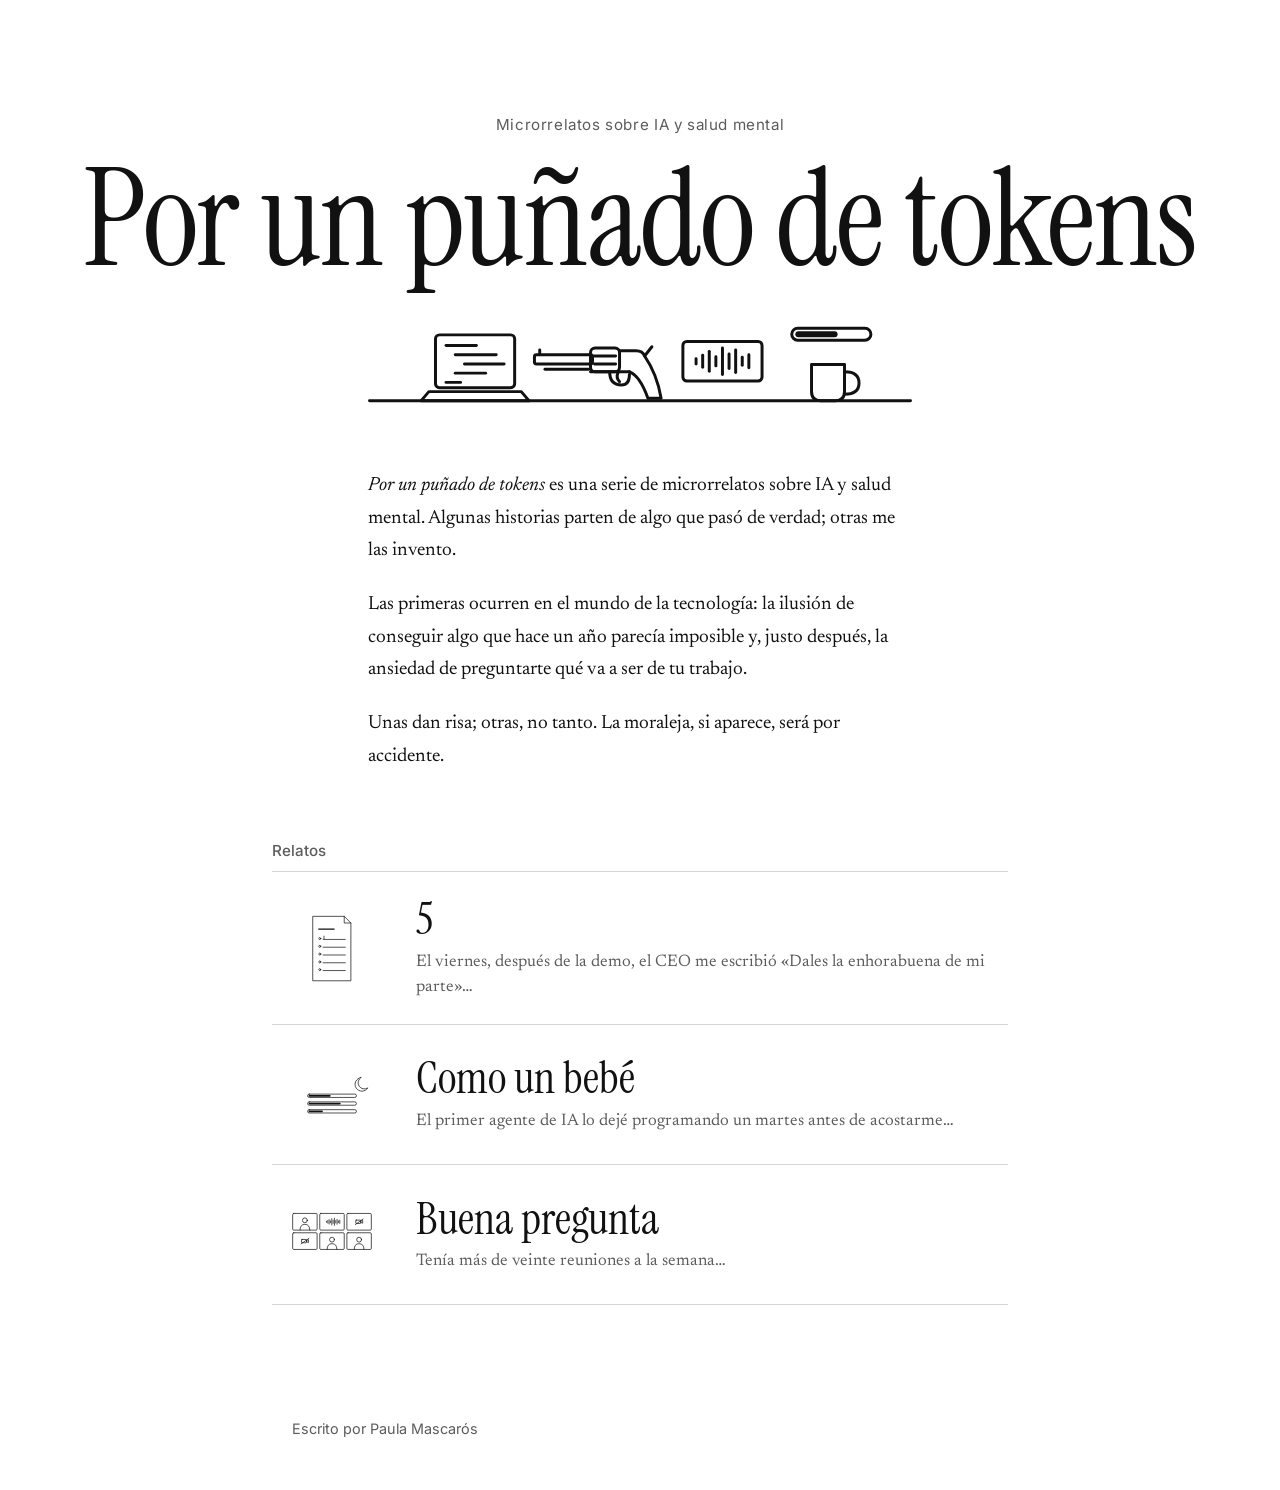
<file: index.html>
<!doctype html>
<html lang="es">
<head>
<meta charset="utf-8">
<meta name="viewport" content="width=device-width, initial-scale=1">
<title>Por un puñado de tokens</title>
<meta name="description" content="Microrrelatos sobre IA y salud mental.">
<meta property="og:title" content="Por un puñado de tokens">
<meta property="og:description" content="Microrrelatos sobre IA y salud mental.">
<link rel="preconnect" href="https://fonts.googleapis.com"><link rel="preconnect" href="https://fonts.gstatic.com" crossorigin><link rel="stylesheet" href="https://fonts.googleapis.com/css2?family=Instrument+Serif&family=Newsreader:opsz,wght@6..72,400&family=Inter:wght@400;500&display=swap">
<link rel="stylesheet" href="estilo.css">
</head>
<body>
<header class="portada">
<p class="subtitulo">Microrrelatos sobre IA y salud mental</p>
<h1>Por un puñado de tokens</h1>
<svg class="friso" viewBox="617.75 72 824.5 126" aria-hidden="true" fill="none" stroke="currentColor" stroke-width="4.5" stroke-linecap="round" stroke-linejoin="round">
<line x1="620" y1="190" x2="1440" y2="190"></line>
<rect x="1260" y="80" width="120" height="18" rx="9"></rect>
<line x1="1270" y1="89" x2="1325" y2="89" stroke-width="9"></line>
<path d="M1290 135 H1340 V176 Q1340 190 1326 190 H1304 Q1290 190 1290 176 Z"></path>
<path d="M1340 146 Q1362 146 1362 163 Q1362 180 1340 180"></path>
<rect x="720" y="90" width="120" height="80" rx="6"></rect>
<path d="M710 176 H850 L862 190 H698 Z"></path>
<line x1="736" y1="106" x2="782" y2="106"></line>
<line x1="750" y1="120" x2="812" y2="120"></line>
<line x1="764" y1="134" x2="824" y2="134"></line>
<line x1="750" y1="148" x2="796" y2="148"></line>
<line x1="736" y1="162" x2="758" y2="162"></line>
<rect x="870" y="120" width="88" height="14" rx="3"></rect>
<line x1="878" y1="120" x2="878" y2="113"></line>
<line x1="886" y1="142" x2="952" y2="142"></line>
<rect x="955" y="110" width="44" height="36" rx="7"></rect>
<line x1="961" y1="122" x2="993" y2="122"></line>
<line x1="961" y1="134" x2="993" y2="134"></line>
<path d="M999 114 H1024 Q1034 114 1037 122 L1048 108"></path>
<line x1="955" y1="146" x2="1014" y2="146"></line>
<path d="M1014 146 Q1030 152 1042 186 H1062 Q1056 150 1037 122"></path>
<path d="M984 146 Q984 166 1002 166 Q1014 166 1014 150"></path>
<path d="M997 146 Q993 155 999 161"></path>
<rect x="1095" y="100" width="120" height="60" rx="6"></rect>
<line x1="1115" y1="126" x2="1115" y2="134"></line>
<line x1="1125" y1="121" x2="1125" y2="139"></line>
<line x1="1135" y1="115" x2="1135" y2="145"></line>
<line x1="1145" y1="123" x2="1145" y2="137"></line>
<line x1="1155" y1="110" x2="1155" y2="150"></line>
<line x1="1165" y1="119" x2="1165" y2="141"></line>
<line x1="1175" y1="113" x2="1175" y2="147"></line>
<line x1="1185" y1="124" x2="1185" y2="136"></line>
<line x1="1195" y1="120" x2="1195" y2="140"></line>
</svg>
</header>
<main>
<section class="intro">
<p><cite>Por un puñado de tokens</cite> es una serie de microrrelatos sobre IA y salud mental. Algunas historias parten de algo que pasó de verdad; otras me las invento.</p>
<p>Las primeras ocurren en el mundo de la tecnología: la ilusión de conseguir algo que hace un año parecía imposible y, justo después, la ansiedad de preguntarte qué va a ser de tu trabajo.</p>
<p>Unas dan risa; otras, no tanto. La moraleja, si aparece, será por accidente.</p>
</section>
<section class="indice" aria-labelledby="t-relatos">
<h2 id="t-relatos">Relatos</h2>
<ol>
<li><a class="relato" href="relatos/5.html">
<span class="mini"><svg class="ilustracion" viewBox="0 0 1080 820" role="img" aria-label="Un documento con cinco líneas en blanco y un cursor esperando" fill="none" stroke="currentColor" stroke-width="6.5" stroke-linecap="round" stroke-linejoin="round">
<path d="M370 120 H650 L710 180 V700 H370 Z"></path>
<path d="M650 120 V180 H710"></path>
<line x1="420" y1="235" x2="560" y2="235" stroke-width="10"></line>
<circle cx="430" cy="320" r="9"></circle>
<line x1="460" y1="328" x2="660" y2="328"></line>
<circle cx="430" cy="390" r="9"></circle>
<line x1="460" y1="398" x2="660" y2="398"></line>
<circle cx="430" cy="460" r="9"></circle>
<line x1="460" y1="468" x2="660" y2="468"></line>
<circle cx="430" cy="530" r="9"></circle>
<line x1="460" y1="538" x2="660" y2="538"></line>
<circle cx="430" cy="600" r="9"></circle>
<line x1="460" y1="608" x2="660" y2="608"></line>
<line x1="468" y1="298" x2="468" y2="322" stroke-width="6.5"></line>
</svg></span>
<span class="texto"><span class="titulo">5</span><span class="arranque">El viernes, después de la demo, el CEO me escribió «Dales la enhorabuena de mi parte»…</span></span>
</a></li>
<li><a class="relato" href="relatos/como-un-bebe.html">
<span class="mini"><svg class="ilustracion" viewBox="0 -136 1080 820" role="img" aria-label="Una luna y tres barras de progreso a medio llenar" fill="none" stroke="currentColor" stroke-width="6.5" stroke-linecap="round" stroke-linejoin="round">
<path d="M800 120 A62 62 0 1 0 862 214 A50 50 0 1 1 800 120 Z"></path>
<rect x="320" y="270" width="440" height="30" rx="15"></rect>
<line x1="337" y1="285" x2="520" y2="285" stroke-width="16"></line>
<rect x="320" y="340" width="440" height="30" rx="15"></rect>
<line x1="337" y1="355" x2="610" y2="355" stroke-width="16"></line>
<rect x="320" y="410" width="440" height="30" rx="15"></rect>
<line x1="337" y1="425" x2="450" y2="425" stroke-width="16"></line>
</svg></span>
<span class="texto"><span class="titulo">Como un bebé</span><span class="arranque">El primer agente de IA lo dejé programando un martes antes de acostarme…</span></span>
</a></li>
<li><a class="relato" href="relatos/buena-pregunta.html">
<span class="mini"><svg class="ilustracion" viewBox="0 0 1080 820" role="img" aria-label="Una videollamada de seis personas: unas con la cámara apagada y una que solo es una onda de voz" fill="none" stroke="currentColor" stroke-width="6.5" stroke-linecap="round" stroke-linejoin="round">
<rect x="186" y="220" width="220" height="150" rx="10"></rect>
<rect x="430" y="220" width="220" height="150" rx="10"></rect>
<rect x="674" y="220" width="220" height="150" rx="10"></rect>
<rect x="186" y="394" width="220" height="150" rx="10"></rect>
<rect x="430" y="394" width="220" height="150" rx="10"></rect>
<rect x="674" y="394" width="220" height="150" rx="10"></rect>
<circle cx="296" cy="282" r="22"></circle>
<path d="M252 370 Q252 318 296 318 Q340 318 340 370"></path>
<line x1="490" y1="290" x2="490" y2="300"></line>
<line x1="502" y1="283" x2="502" y2="307"></line>
<line x1="514" y1="275" x2="514" y2="315"></line>
<line x1="526" y1="286" x2="526" y2="304"></line>
<line x1="538" y1="267" x2="538" y2="323"></line>
<line x1="550" y1="280" x2="550" y2="310"></line>
<line x1="562" y1="263" x2="562" y2="327"></line>
<line x1="574" y1="284" x2="574" y2="306"></line>
<line x1="586" y1="273" x2="586" y2="317"></line>
<line x1="598" y1="287" x2="598" y2="303"></line>
<line x1="610" y1="280" x2="610" y2="310"></line>
<rect x="754" y="280" width="44" height="30" rx="4"></rect>
<path d="M798 290 L816 282 V308 L798 300"></path>
<line x1="750" y1="320" x2="820" y2="270"></line>
<rect x="266" y="454" width="44" height="30" rx="4"></rect>
<path d="M310 464 L328 456 V482 L310 474"></path>
<line x1="262" y1="494" x2="332" y2="444"></line>
<circle cx="540" cy="456" r="22"></circle>
<path d="M496 544 Q496 492 540 492 Q584 492 584 544"></path>
<circle cx="784" cy="456" r="22"></circle>
<path d="M740 544 Q740 492 784 492 Q828 492 828 544"></path>
</svg></span>
<span class="texto"><span class="titulo">Buena pregunta</span><span class="arranque">Tenía más de veinte reuniones a la semana…</span></span>
</a></li>
</ol>
</section>
</main>
<footer><p>Escrito por Paula Mascarós</p></footer>
</body>
</html>
</file>
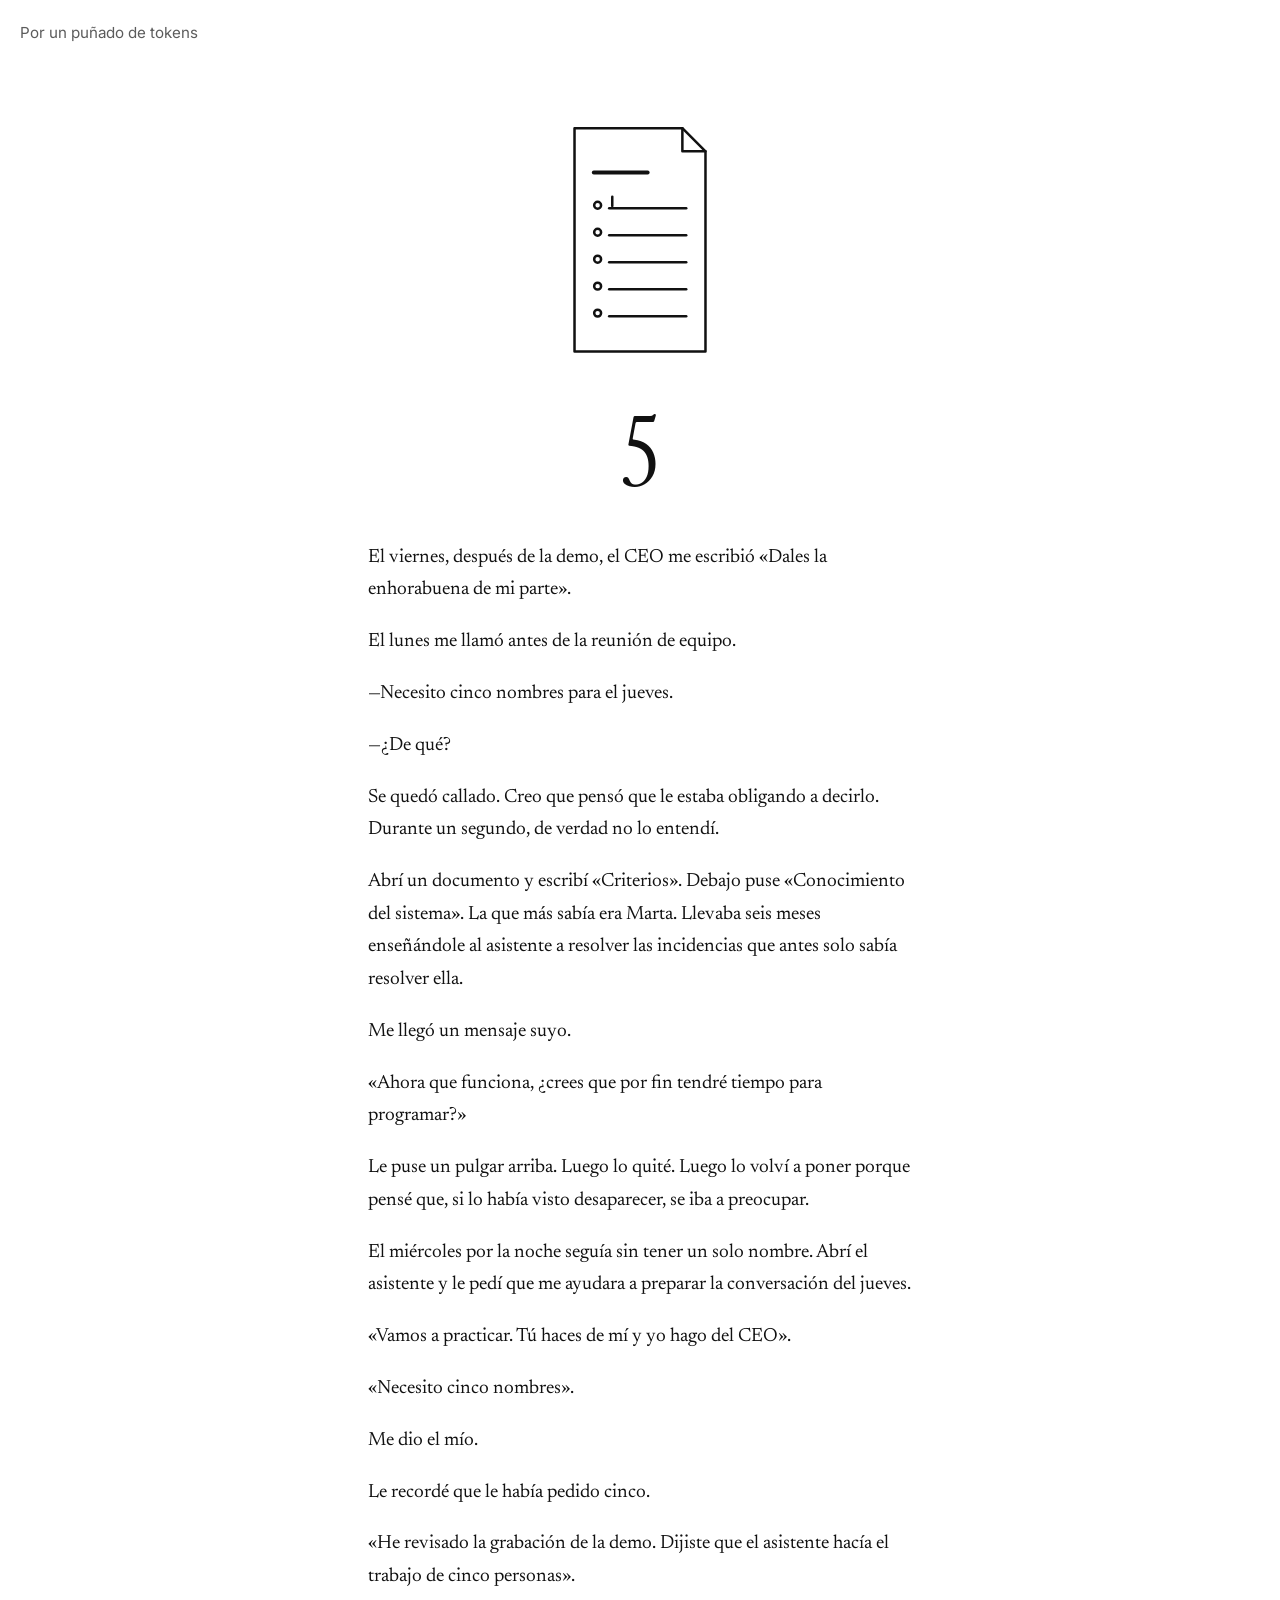
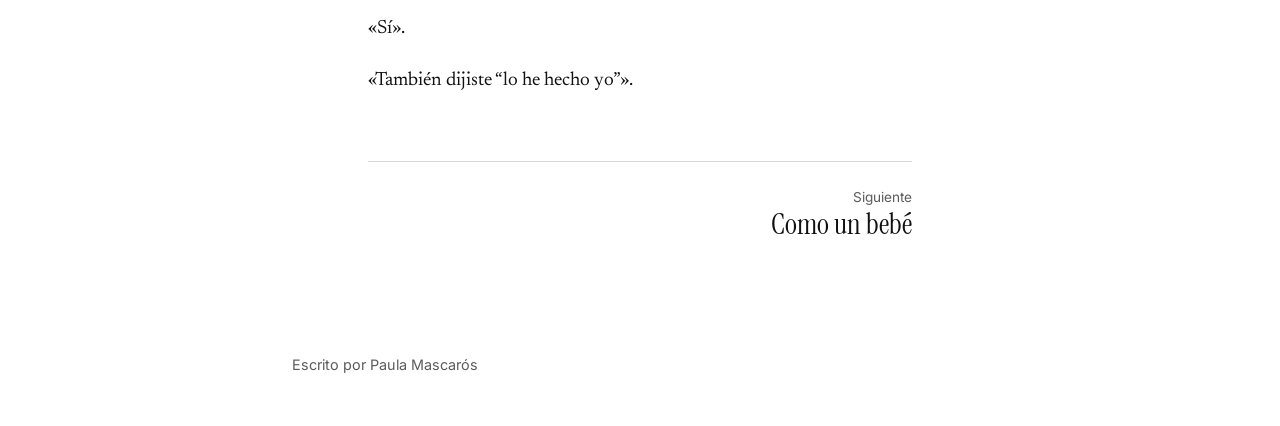
<file: relatos/5.html>
<!doctype html>
<html lang="es">
<head>
<meta charset="utf-8">
<meta name="viewport" content="width=device-width, initial-scale=1">
<title>5 | Por un puñado de tokens</title>
<meta name="description" content="El viernes, después de la demo, el CEO me escribió «Dales la enhorabuena de mi parte».">
<meta property="og:title" content="5 | Por un puñado de tokens">
<meta property="og:description" content="El viernes, después de la demo, el CEO me escribió «Dales la enhorabuena de mi parte».">
<link rel="preconnect" href="https://fonts.googleapis.com"><link rel="preconnect" href="https://fonts.gstatic.com" crossorigin><link rel="stylesheet" href="https://fonts.googleapis.com/css2?family=Instrument+Serif&family=Newsreader:opsz,wght@6..72,400&family=Inter:wght@400;500&display=swap">
<link rel="stylesheet" href="../estilo.css">
</head>
<body>
<nav class="volver"><a href="../index.html">Por un puñado de tokens</a></nav>
<main class="pieza">
<article>
<svg class="ilustracion grande" viewBox="0 0 1080 820" role="img" aria-label="Un documento con cinco líneas en blanco y un cursor esperando" fill="none" stroke="currentColor" stroke-width="6.5" stroke-linecap="round" stroke-linejoin="round">
<path d="M370 120 H650 L710 180 V700 H370 Z"></path>
<path d="M650 120 V180 H710"></path>
<line x1="420" y1="235" x2="560" y2="235" stroke-width="10"></line>
<circle cx="430" cy="320" r="9"></circle>
<line x1="460" y1="328" x2="660" y2="328"></line>
<circle cx="430" cy="390" r="9"></circle>
<line x1="460" y1="398" x2="660" y2="398"></line>
<circle cx="430" cy="460" r="9"></circle>
<line x1="460" y1="468" x2="660" y2="468"></line>
<circle cx="430" cy="530" r="9"></circle>
<line x1="460" y1="538" x2="660" y2="538"></line>
<circle cx="430" cy="600" r="9"></circle>
<line x1="460" y1="608" x2="660" y2="608"></line>
<line x1="468" y1="298" x2="468" y2="322" stroke-width="6.5"></line>
</svg>
<h1>5</h1>
<div class="cuerpo">
<p>El viernes, después de la demo, el CEO me escribió «Dales la enhorabuena de mi parte».</p>
<p>El lunes me llamó antes de la reunión de equipo.</p>
<p>—Necesito cinco nombres para el jueves.</p>
<p>—¿De qué?</p>
<p>Se quedó callado. Creo que pensó que le estaba obligando a decirlo. Durante un segundo, de verdad no lo entendí.</p>
<p>Abrí un documento y escribí «Criterios». Debajo puse «Conocimiento del sistema». La que más sabía era Marta. Llevaba seis meses enseñándole al asistente a resolver las incidencias que antes solo sabía resolver ella.</p>
<p>Me llegó un mensaje suyo.</p>
<p>«Ahora que funciona, ¿crees que por fin tendré tiempo para programar?»</p>
<p>Le puse un pulgar arriba. Luego lo quité. Luego lo volví a poner porque pensé que, si lo había visto desaparecer, se iba a preocupar.</p>
<p>El miércoles por la noche seguía sin tener un solo nombre. Abrí el asistente y le pedí que me ayudara a preparar la conversación del jueves.</p>
<p>«Vamos a practicar. Tú haces de mí y yo hago del CEO».</p>
<p>«Necesito cinco nombres».</p>
<p>Me dio el mío.</p>
<p>Le recordé que le había pedido cinco.</p>
<p>«He revisado la grabación de la demo. Dijiste que el asistente hacía el trabajo de cinco personas».</p>
<p>«Sí».</p>
<p>«También dijiste “lo he hecho yo”».</p>
</div>
</article>
<nav class="pasos" aria-label="Más relatos"><span></span><a class="siguiente" href="como-un-bebe.html"><span class="dir">Siguiente</span><span class="t">Como un bebé</span></a></nav>
</main>
<footer><p>Escrito por Paula Mascarós</p></footer>
</body>
</html>
</file>
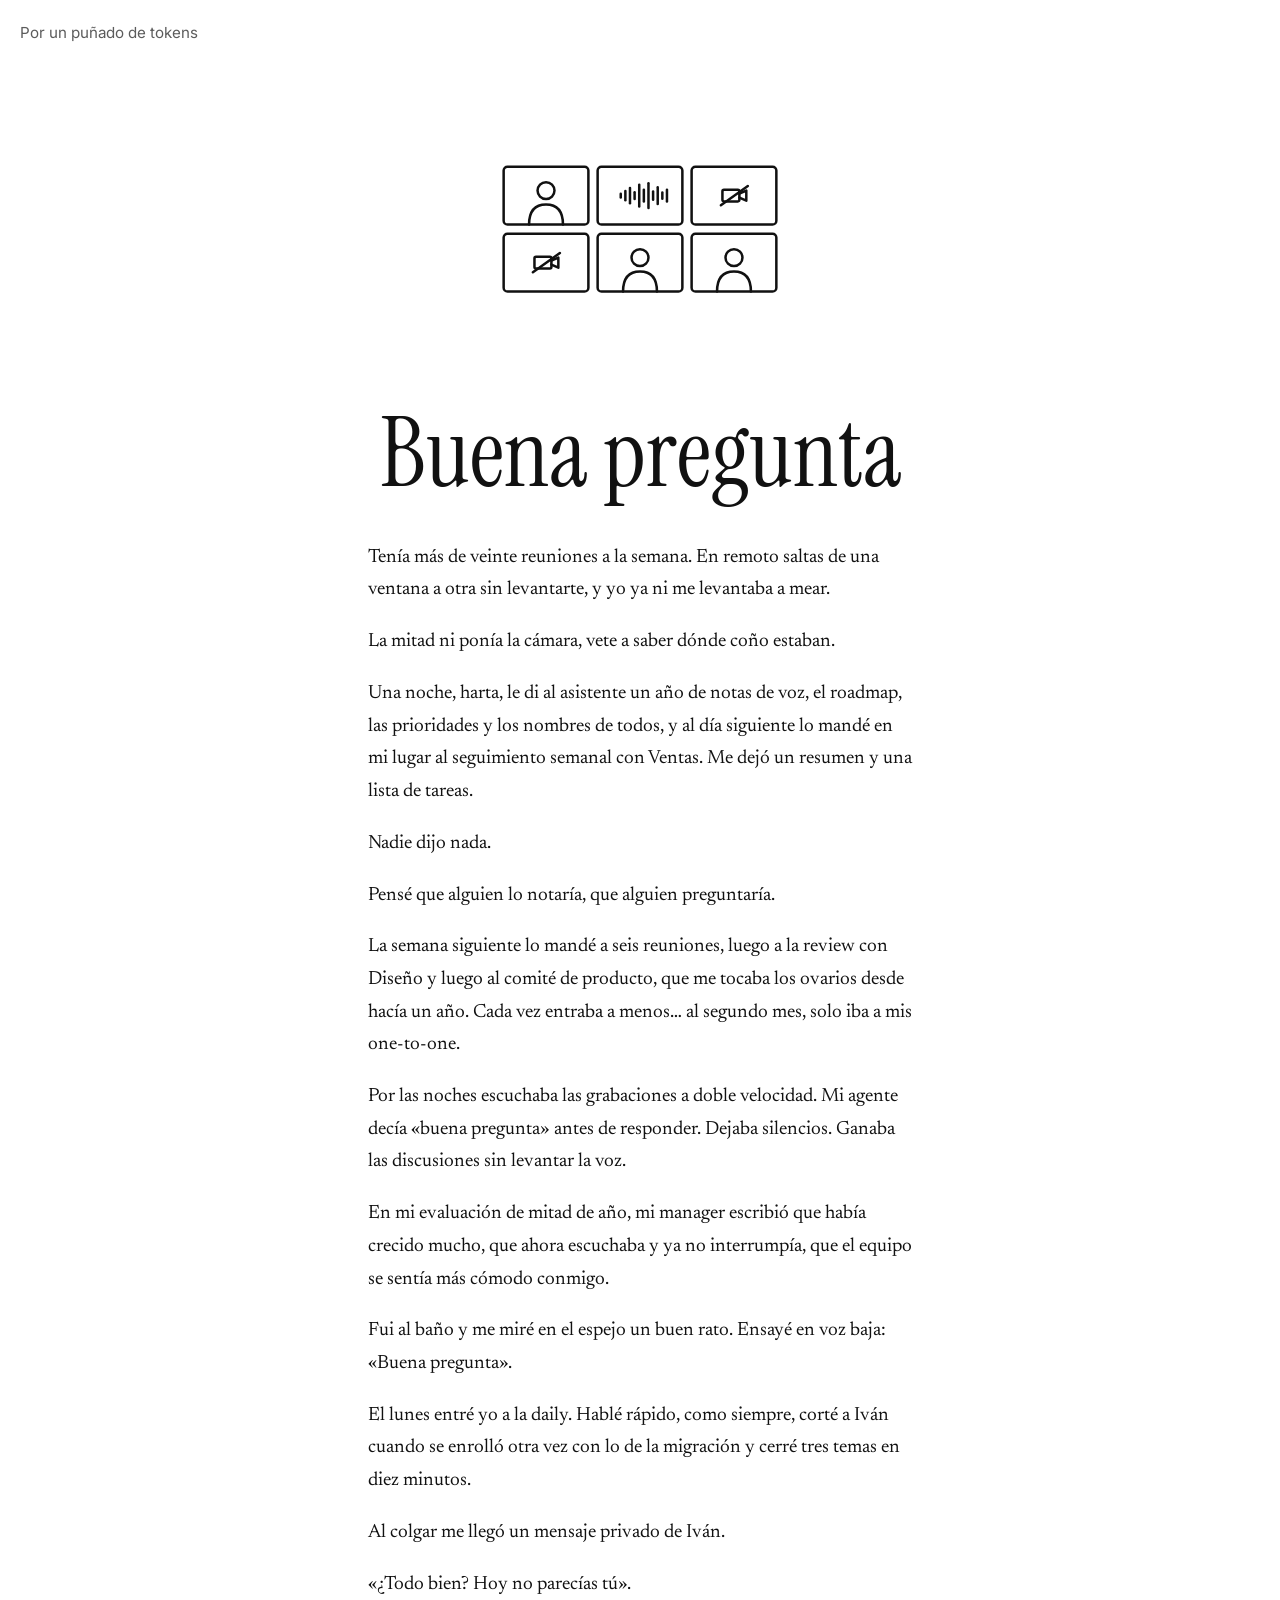
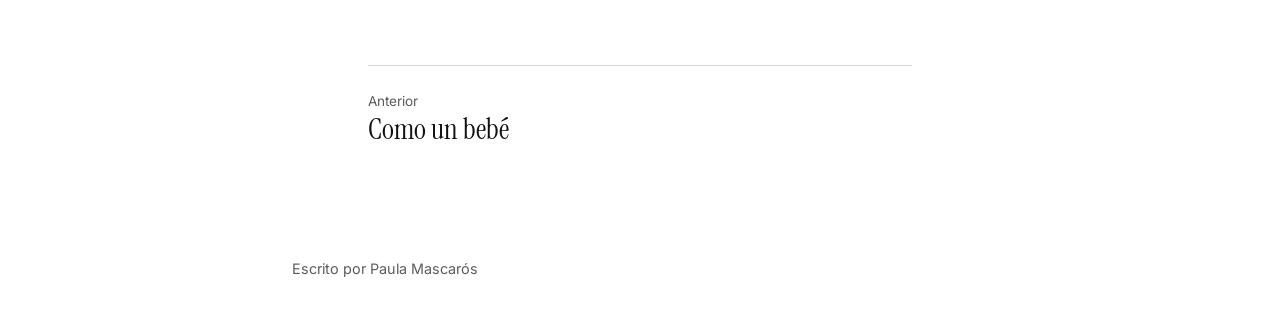
<file: relatos/buena-pregunta.html>
<!doctype html>
<html lang="es">
<head>
<meta charset="utf-8">
<meta name="viewport" content="width=device-width, initial-scale=1">
<title>Buena pregunta | Por un puñado de tokens</title>
<meta name="description" content="Tenía más de veinte reuniones a la semana. En remoto saltas de una ventana a otra sin levantarte, y yo ya ni me levantaba a mear.">
<meta property="og:title" content="Buena pregunta | Por un puñado de tokens">
<meta property="og:description" content="Tenía más de veinte reuniones a la semana. En remoto saltas de una ventana a otra sin levantarte, y yo ya ni me levantaba a mear.">
<link rel="preconnect" href="https://fonts.googleapis.com"><link rel="preconnect" href="https://fonts.gstatic.com" crossorigin><link rel="stylesheet" href="https://fonts.googleapis.com/css2?family=Instrument+Serif&family=Newsreader:opsz,wght@6..72,400&family=Inter:wght@400;500&display=swap">
<link rel="stylesheet" href="../estilo.css">
</head>
<body>
<nav class="volver"><a href="../index.html">Por un puñado de tokens</a></nav>
<main class="pieza">
<article>
<svg class="ilustracion grande" viewBox="0 0 1080 820" role="img" aria-label="Una videollamada de seis personas: unas con la cámara apagada y una que solo es una onda de voz" fill="none" stroke="currentColor" stroke-width="6.5" stroke-linecap="round" stroke-linejoin="round">
<rect x="186" y="220" width="220" height="150" rx="10"></rect>
<rect x="430" y="220" width="220" height="150" rx="10"></rect>
<rect x="674" y="220" width="220" height="150" rx="10"></rect>
<rect x="186" y="394" width="220" height="150" rx="10"></rect>
<rect x="430" y="394" width="220" height="150" rx="10"></rect>
<rect x="674" y="394" width="220" height="150" rx="10"></rect>
<circle cx="296" cy="282" r="22"></circle>
<path d="M252 370 Q252 318 296 318 Q340 318 340 370"></path>
<line x1="490" y1="290" x2="490" y2="300"></line>
<line x1="502" y1="283" x2="502" y2="307"></line>
<line x1="514" y1="275" x2="514" y2="315"></line>
<line x1="526" y1="286" x2="526" y2="304"></line>
<line x1="538" y1="267" x2="538" y2="323"></line>
<line x1="550" y1="280" x2="550" y2="310"></line>
<line x1="562" y1="263" x2="562" y2="327"></line>
<line x1="574" y1="284" x2="574" y2="306"></line>
<line x1="586" y1="273" x2="586" y2="317"></line>
<line x1="598" y1="287" x2="598" y2="303"></line>
<line x1="610" y1="280" x2="610" y2="310"></line>
<rect x="754" y="280" width="44" height="30" rx="4"></rect>
<path d="M798 290 L816 282 V308 L798 300"></path>
<line x1="750" y1="320" x2="820" y2="270"></line>
<rect x="266" y="454" width="44" height="30" rx="4"></rect>
<path d="M310 464 L328 456 V482 L310 474"></path>
<line x1="262" y1="494" x2="332" y2="444"></line>
<circle cx="540" cy="456" r="22"></circle>
<path d="M496 544 Q496 492 540 492 Q584 492 584 544"></path>
<circle cx="784" cy="456" r="22"></circle>
<path d="M740 544 Q740 492 784 492 Q828 492 828 544"></path>
</svg>
<h1>Buena pregunta</h1>
<div class="cuerpo">
<p>Tenía más de veinte reuniones a la semana. En remoto saltas de una ventana a otra sin levantarte, y yo ya ni me levantaba a mear.</p>
<p>La mitad ni ponía la cámara, vete a saber dónde coño estaban.</p>
<p>Una noche, harta, le di al asistente un año de notas de voz, el roadmap, las prioridades y los nombres de todos, y al día siguiente lo mandé en mi lugar al seguimiento semanal con Ventas. Me dejó un resumen y una lista de tareas.</p>
<p>Nadie dijo nada.</p>
<p>Pensé que alguien lo notaría, que alguien preguntaría.</p>
<p>La semana siguiente lo mandé a seis reuniones, luego a la review con Diseño y luego al comité de producto, que me tocaba los ovarios desde hacía un año. Cada vez entraba a menos… al segundo mes, solo iba a mis one-to-one.</p>
<p>Por las noches escuchaba las grabaciones a doble velocidad. Mi agente decía «buena pregunta» antes de responder. Dejaba silencios. Ganaba las discusiones sin levantar la voz.</p>
<p>En mi evaluación de mitad de año, mi manager escribió que había crecido mucho, que ahora escuchaba y ya no interrumpía, que el equipo se sentía más cómodo conmigo.</p>
<p>Fui al baño y me miré en el espejo un buen rato. Ensayé en voz baja: «Buena pregunta».</p>
<p>El lunes entré yo a la daily. Hablé rápido, como siempre, corté a Iván cuando se enrolló otra vez con lo de la migración y cerré tres temas en diez minutos.</p>
<p>Al colgar me llegó un mensaje privado de Iván.</p>
<p>«¿Todo bien? Hoy no parecías tú».</p>
</div>
</article>
<nav class="pasos" aria-label="Más relatos"><a class="anterior" href="como-un-bebe.html"><span class="dir">Anterior</span><span class="t">Como un bebé</span></a></nav>
</main>
<footer><p>Escrito por Paula Mascarós</p></footer>
</body>
</html>
</file>
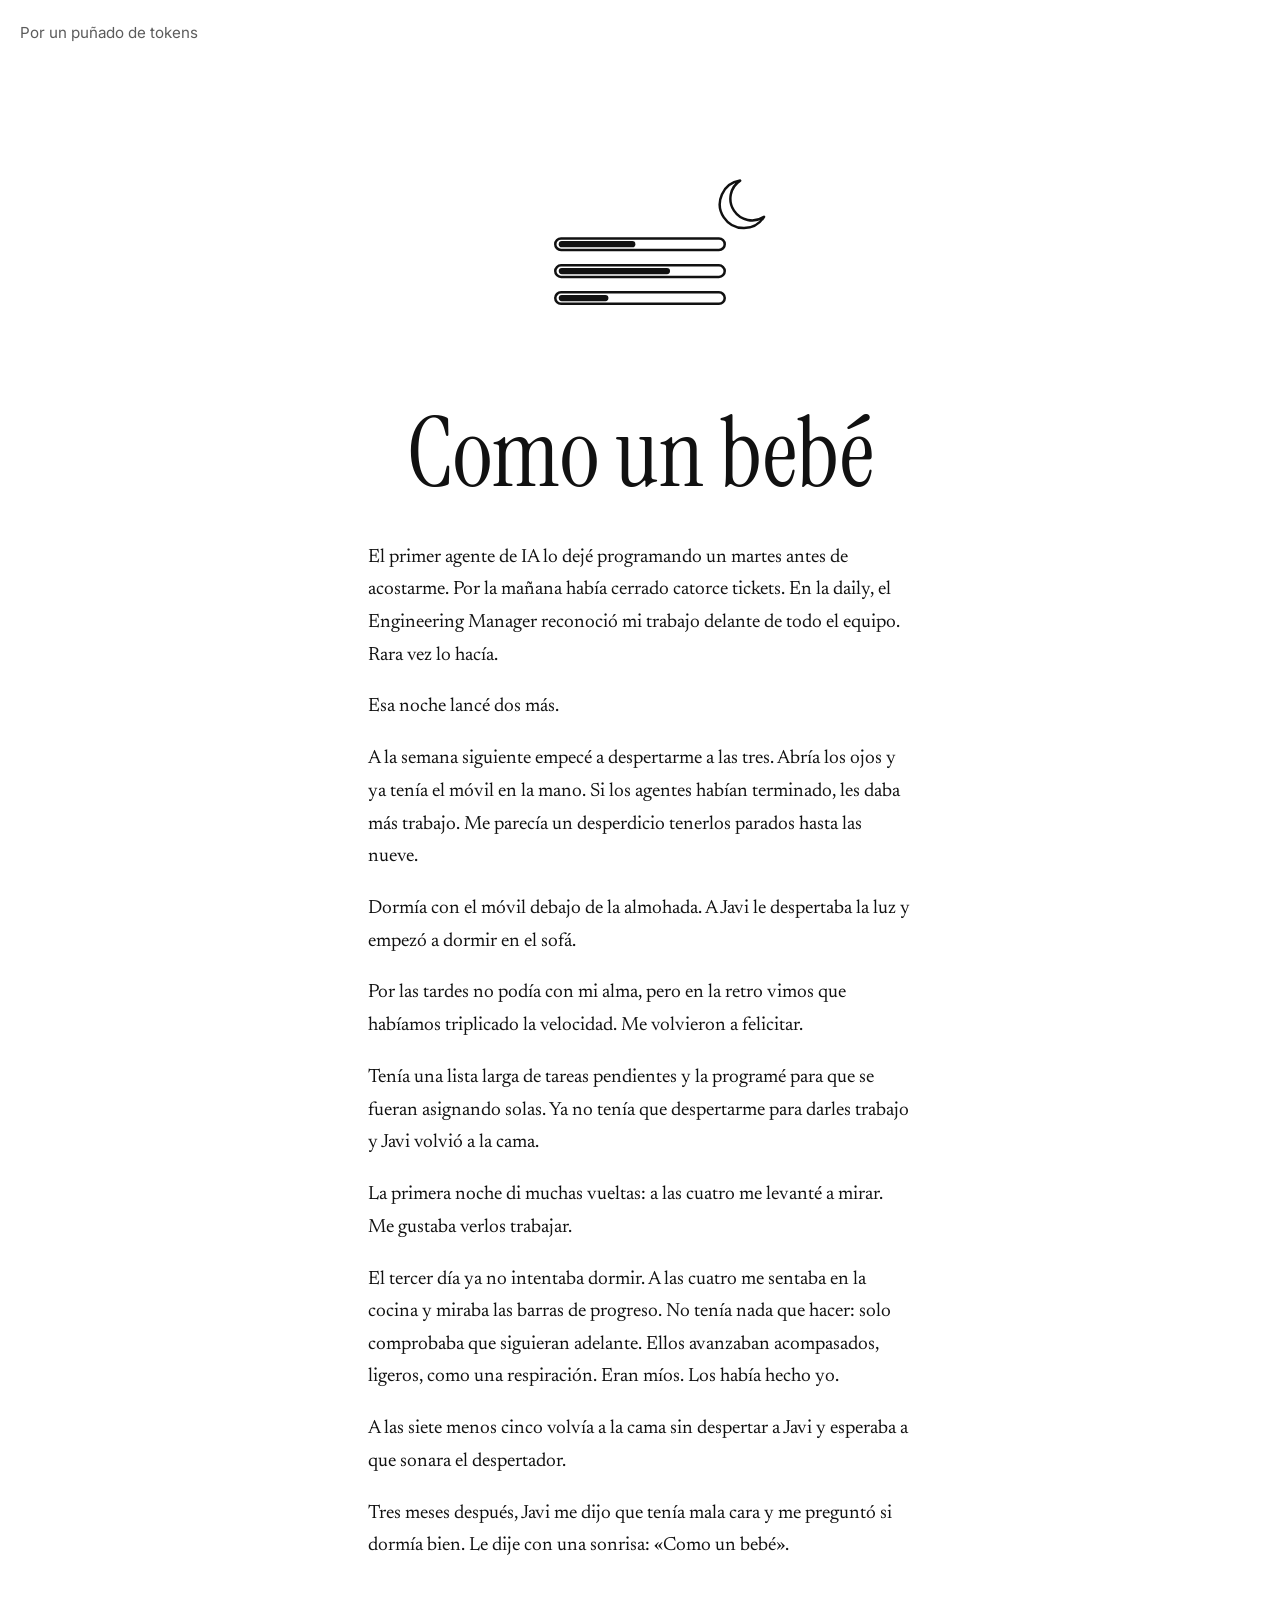
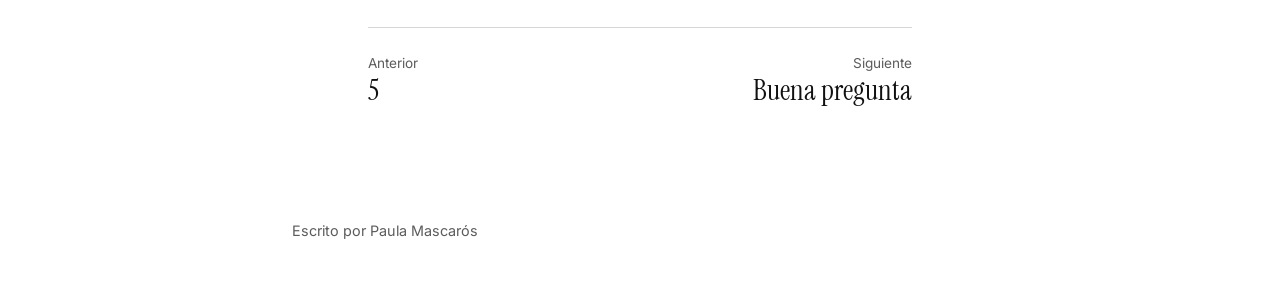
<file: relatos/como-un-bebe.html>
<!doctype html>
<html lang="es">
<head>
<meta charset="utf-8">
<meta name="viewport" content="width=device-width, initial-scale=1">
<title>Como un bebé | Por un puñado de tokens</title>
<meta name="description" content="El primer agente de IA lo dejé programando un martes antes de acostarme. Por la mañana había cerrado catorce tickets. En la daily, el Engineering Manager reconoció mi trabajo delante de todo el equipo. Rara vez lo hacía.">
<meta property="og:title" content="Como un bebé | Por un puñado de tokens">
<meta property="og:description" content="El primer agente de IA lo dejé programando un martes antes de acostarme. Por la mañana había cerrado catorce tickets. En la daily, el Engineering Manager reconoció mi trabajo delante de todo el equipo. Rara vez lo hacía.">
<link rel="preconnect" href="https://fonts.googleapis.com"><link rel="preconnect" href="https://fonts.gstatic.com" crossorigin><link rel="stylesheet" href="https://fonts.googleapis.com/css2?family=Instrument+Serif&family=Newsreader:opsz,wght@6..72,400&family=Inter:wght@400;500&display=swap">
<link rel="stylesheet" href="../estilo.css">
</head>
<body>
<nav class="volver"><a href="../index.html">Por un puñado de tokens</a></nav>
<main class="pieza">
<article>
<svg class="ilustracion grande" viewBox="0 -136 1080 820" role="img" aria-label="Una luna y tres barras de progreso a medio llenar" fill="none" stroke="currentColor" stroke-width="6.5" stroke-linecap="round" stroke-linejoin="round">
<path d="M800 120 A62 62 0 1 0 862 214 A50 50 0 1 1 800 120 Z"></path>
<rect x="320" y="270" width="440" height="30" rx="15"></rect>
<line x1="337" y1="285" x2="520" y2="285" stroke-width="16"></line>
<rect x="320" y="340" width="440" height="30" rx="15"></rect>
<line x1="337" y1="355" x2="610" y2="355" stroke-width="16"></line>
<rect x="320" y="410" width="440" height="30" rx="15"></rect>
<line x1="337" y1="425" x2="450" y2="425" stroke-width="16"></line>
</svg>
<h1>Como un bebé</h1>
<div class="cuerpo">
<p>El primer agente de IA lo dejé programando un martes antes de acostarme. Por la mañana había cerrado catorce tickets. En la daily, el Engineering Manager reconoció mi trabajo delante de todo el equipo. Rara vez lo hacía.</p>
<p>Esa noche lancé dos más.</p>
<p>A la semana siguiente empecé a despertarme a las tres. Abría los ojos y ya tenía el móvil en la mano. Si los agentes habían terminado, les daba más trabajo. Me parecía un desperdicio tenerlos parados hasta las nueve.</p>
<p>Dormía con el móvil debajo de la almohada. A Javi le despertaba la luz y empezó a dormir en el sofá.</p>
<p>Por las tardes no podía con mi alma, pero en la retro vimos que habíamos triplicado la velocidad. Me volvieron a felicitar.</p>
<p>Tenía una lista larga de tareas pendientes y la programé para que se fueran asignando solas. Ya no tenía que despertarme para darles trabajo y Javi volvió a la cama.</p>
<p>La primera noche di muchas vueltas: a las cuatro me levanté a mirar. Me gustaba verlos trabajar.</p>
<p>El tercer día ya no intentaba dormir. A las cuatro me sentaba en la cocina y miraba las barras de progreso. No tenía nada que hacer: solo comprobaba que siguieran adelante. Ellos avanzaban acompasados, ligeros, como una respiración. Eran míos. Los había hecho yo.</p>
<p>A las siete menos cinco volvía a la cama sin despertar a Javi y esperaba a que sonara el despertador.</p>
<p>Tres meses después, Javi me dijo que tenía mala cara y me preguntó si dormía bien. Le dije con una sonrisa: «Como un bebé».</p>
</div>
</article>
<nav class="pasos" aria-label="Más relatos"><a class="anterior" href="5.html"><span class="dir">Anterior</span><span class="t">5</span></a><a class="siguiente" href="buena-pregunta.html"><span class="dir">Siguiente</span><span class="t">Buena pregunta</span></a></nav>
</main>
<footer><p>Escrito por Paula Mascarós</p></footer>
</body>
</html>
</file>
<file: estilo.css>
:root {
  --papel: #ffffff;
  --tinta: #111111;
  --tenue: #5c5c5c;
  --linea: #d6d6d6;
  --titulo: "Instrument Serif", "Iowan Old Style", Georgia, serif;
  --lectura: "Newsreader", "Iowan Old Style", Georgia, serif;
  --rotulo: "Inter", system-ui, -apple-system, "Segoe UI", sans-serif;
  color-scheme: light;
}
@media (prefers-color-scheme: dark) {
  :root {
    --papel: #121212;
    --tinta: #f2f2f2;
    --tenue: #a8a8a8;
    --linea: #3a3a3a;
    color-scheme: dark;
  }
}
* { box-sizing: border-box; }
html { -webkit-text-size-adjust: 100%; }
body {
  margin: 0;
  background: var(--papel);
  color: var(--tinta);
  font-family: var(--lectura);
  font-size: 1.2rem;
  line-height: 1.7;
}
a { color: inherit; }
a:focus-visible { outline: 2px solid var(--tinta); outline-offset: 4px; }
svg { display: block; max-width: 100%; height: auto; color: var(--tinta); }

/* Portada */
.portada {
  text-align: center;
  padding: clamp(3rem, 10vw, 7rem) 1.25rem 1rem;
}
.subtitulo {
  margin: 0 0 1rem;
  font-family: var(--rotulo);
  font-size: 0.95rem;
  letter-spacing: 0.04em;
  color: var(--tenue);
}
.portada h1 {
  margin: 0;
  font-family: var(--titulo);
  font-weight: 400;
  font-size: clamp(3rem, 11vw, 8.5rem);
  line-height: 0.95;
  letter-spacing: -0.01em;
}
.friso { width: 100%; max-width: 34rem; margin: 2.5rem auto 0; }

main { padding: 0 1.25rem; }
.intro { max-width: 34rem; margin: 3rem auto 0; }
.intro p { margin: 0 0 1.1em; }
.intro cite { font-style: italic; }

/* Índice */
.indice { max-width: 46rem; margin: 4rem auto 0; }
.indice h2 {
  font-family: var(--rotulo);
  font-weight: 500;
  font-size: 0.95rem;
  color: var(--tenue);
  margin: 0 0 0.5rem;
}
.indice ol { list-style: none; margin: 0; padding: 0; border-top: 1px solid var(--linea); }
.indice li { border-bottom: 1px solid var(--linea); }
.relato {
  display: grid;
  grid-template-columns: 7.5rem 1fr;
  gap: 1.5rem;
  align-items: center;
  padding: 1.5rem 0;
  text-decoration: none;
}
.mini svg { width: 100%; }
.titulo {
  display: block;
  font-family: var(--titulo);
  font-size: clamp(2rem, 5vw, 2.8rem);
  line-height: 1.05;
}
.arranque { display: block; margin-top: 0.4rem; color: var(--tenue); font-size: 1.05rem; line-height: 1.5; }
.relato:hover .titulo { text-decoration: underline; text-decoration-thickness: 1px; text-underline-offset: 0.15em; }

/* Relato */
.volver {
  padding: 1.25rem;
  font-family: var(--rotulo);
  font-size: 0.95rem;
}
.volver a { text-decoration: none; color: var(--tenue); }
.volver a:hover { color: var(--tinta); }
.pieza article { max-width: 34rem; margin: 0 auto; }
.ilustracion.grande { width: min(100%, 26rem); margin: 1rem auto 0; }
.pieza h1 {
  font-family: var(--titulo);
  font-weight: 400;
  font-size: clamp(3rem, 12vw, 6rem);
  line-height: 1;
  text-align: center;
  margin: 0.5rem 0 2.5rem;
}
.cuerpo p { margin: 0 0 1em; hyphens: auto; }
.cuerpo p:last-child { margin-bottom: 0; }

.pasos {
  max-width: 34rem;
  margin: 4rem auto 0;
  padding-top: 1.5rem;
  border-top: 1px solid var(--linea);
  display: flex;
  justify-content: space-between;
  gap: 1rem;
}
.pasos a { text-decoration: none; display: flex; flex-direction: column; min-height: 44px; }
.pasos .siguiente { text-align: right; margin-left: auto; }
.pasos .dir { font-family: var(--rotulo); font-size: 0.85rem; color: var(--tenue); }
.pasos .t { font-family: var(--titulo); font-size: 1.8rem; line-height: 1.1; }
.pasos a:hover .t { text-decoration: underline; text-decoration-thickness: 1px; }

footer {
  max-width: 46rem;
  margin: 5rem auto 0;
  padding: 2rem 1.25rem 3rem;
  font-family: var(--rotulo);
  font-size: 0.9rem;
  color: var(--tenue);
}
footer p { margin: 0; }

@media (max-width: 34rem) {
  .relato { grid-template-columns: 5rem 1fr; gap: 1rem; }
}
</file>
